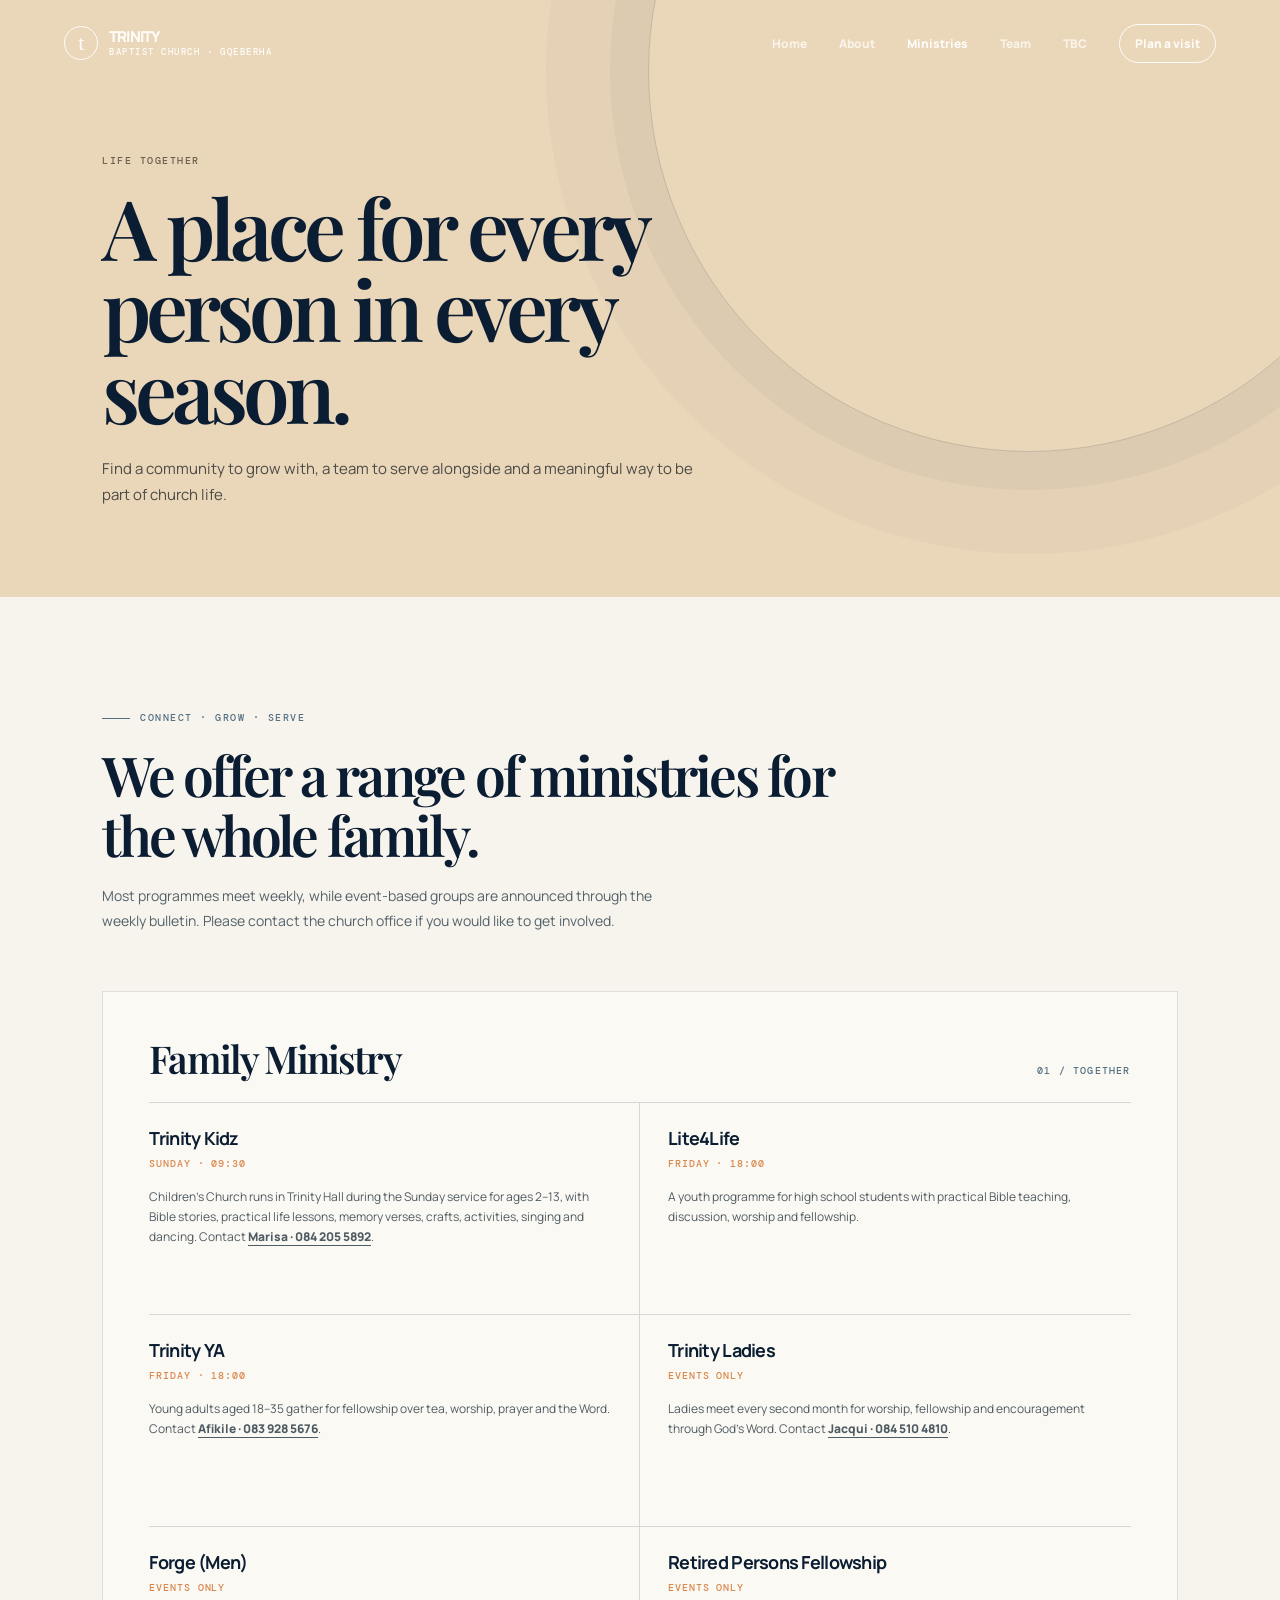
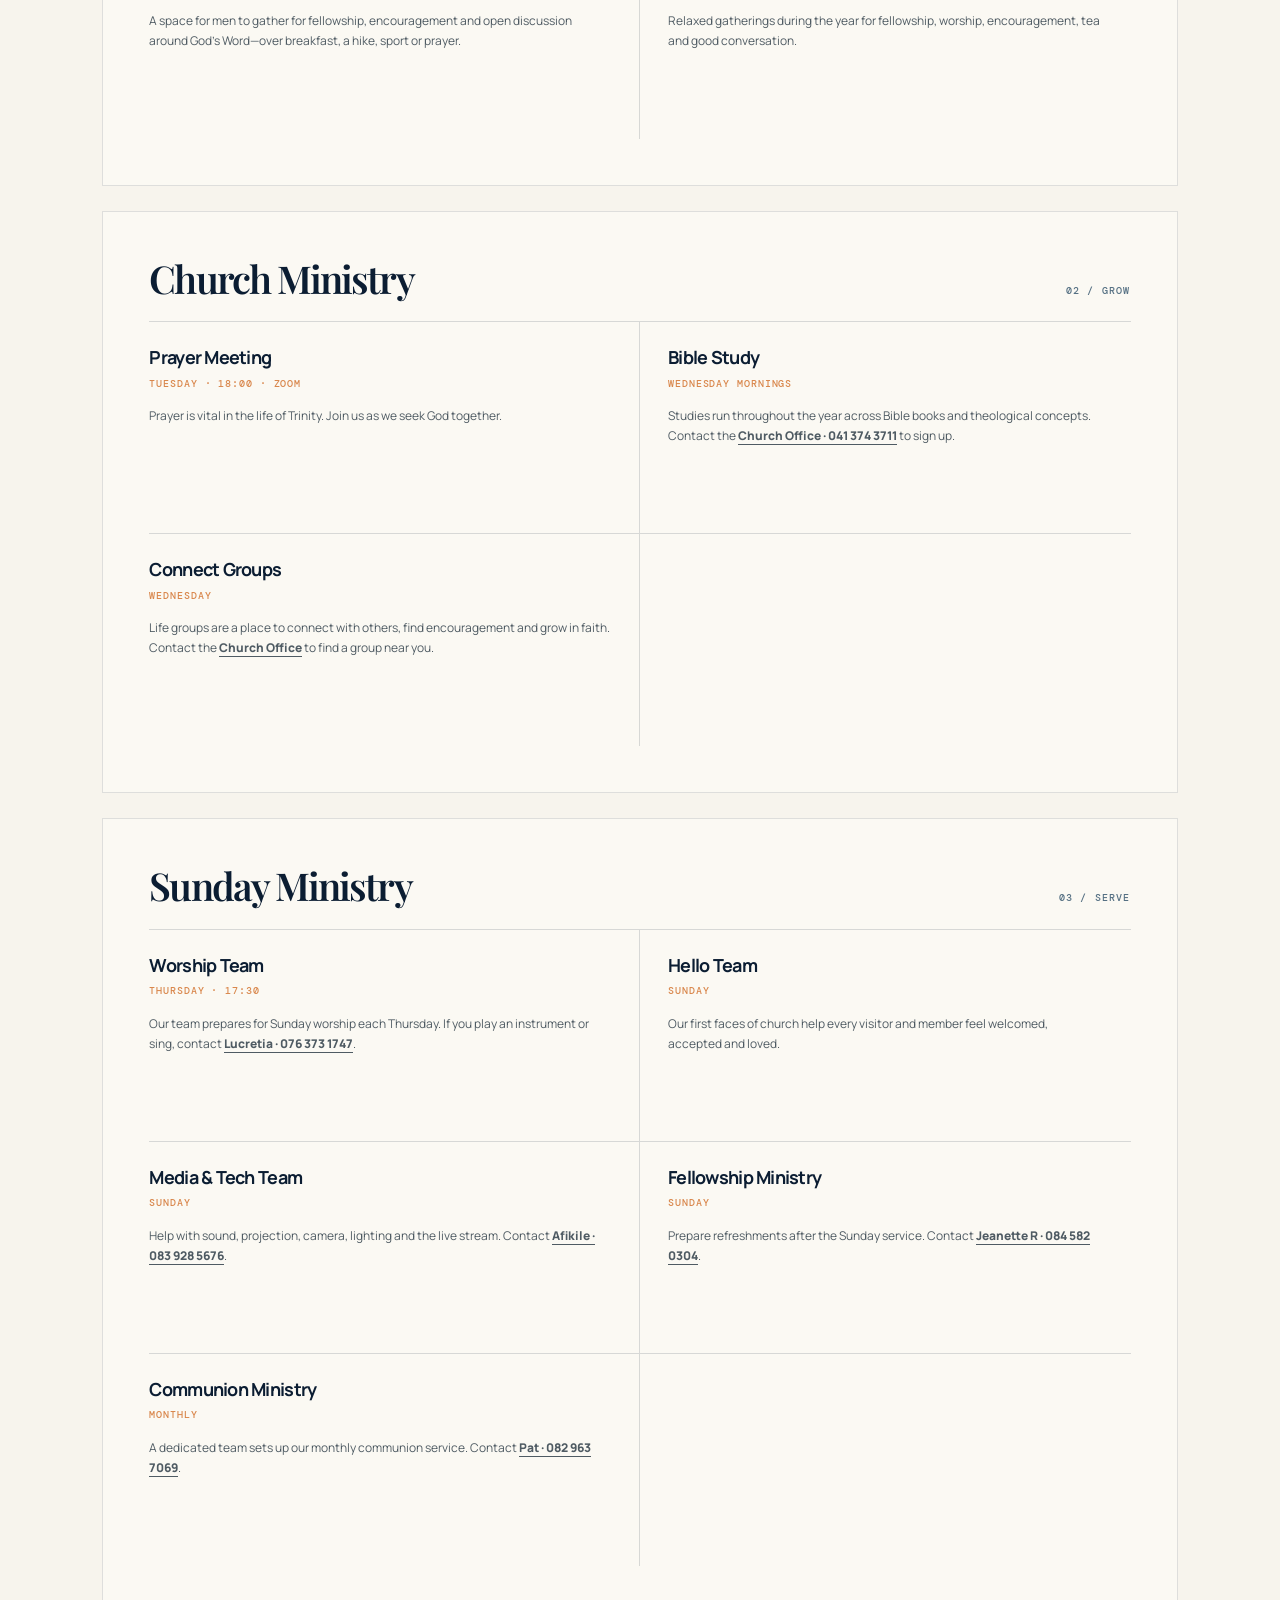
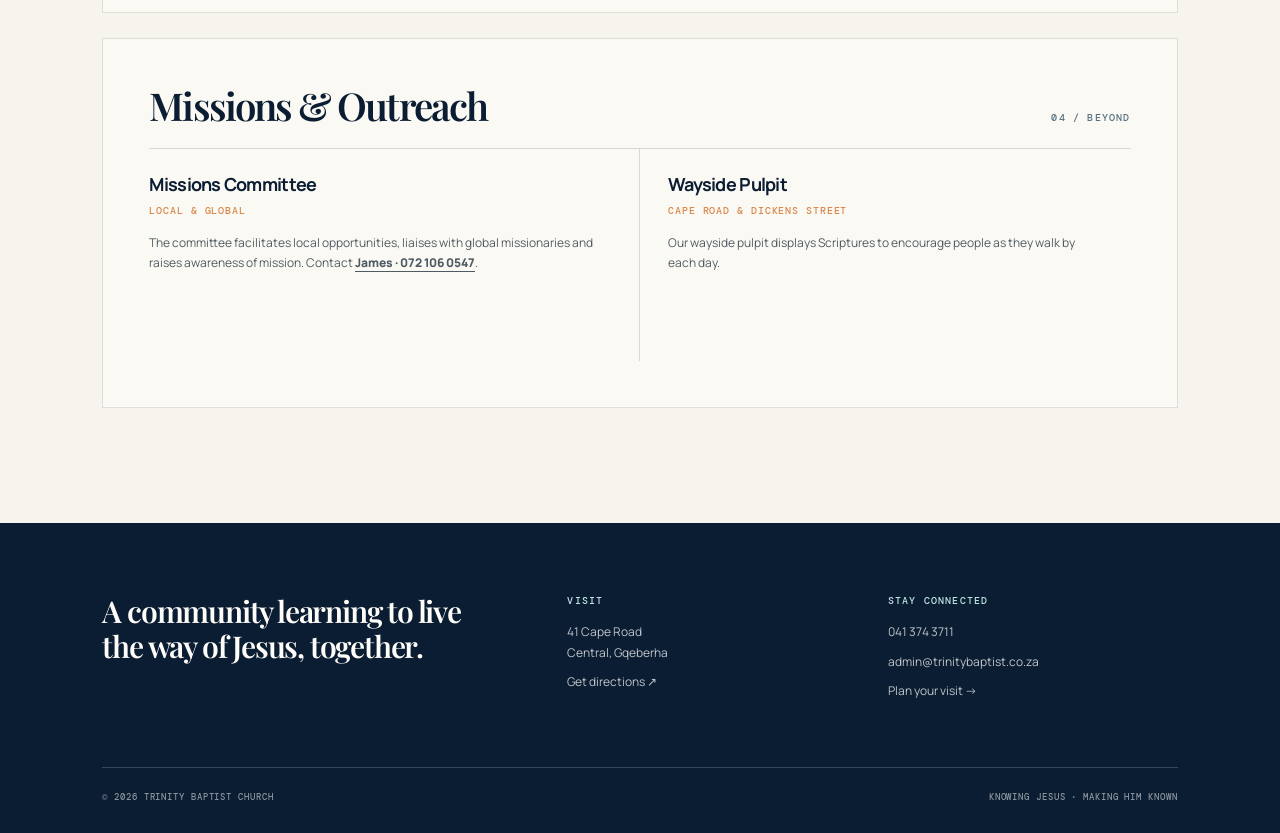
<file: ministries.html>
<!doctype html>
<html lang="en">
  <head>
    <meta charset="UTF-8" /><meta name="viewport" content="width=device-width, initial-scale=1.0" /><meta name="theme-color" content="#091d34" />
    <meta name="description" content="Find a place to connect, grow and serve at Trinity Baptist Church Gqeberha." /><title>Ministries | Trinity Baptist Church Gqeberha</title>
    <link rel="preconnect" href="https://fonts.googleapis.com" /><link rel="preconnect" href="https://fonts.gstatic.com" crossorigin /><link href="https://fonts.googleapis.com/css2?family=DM+Mono:wght@400;500&family=Manrope:wght@400;500;600;700;800&family=Playfair+Display:ital,wght@0,600;0,700;1,600&display=swap" rel="stylesheet" /><link rel="stylesheet" href="styles.css" />
  </head>
  <body>
    <a class="skip-link" href="#main">Skip to content</a><div class="site-shell">
      <header class="nav"><a class="brand" href="index.html" aria-label="Trinity Baptist Church Gqeberha home"><span class="brand-mark">t</span><span class="brand-name">TRINITY<span class="brand-sub">BAPTIST CHURCH · GQEBERHA</span></span></a><nav class="nav-links" aria-label="Main navigation"><a href="index.html">Home</a><a href="about.html">About</a><a aria-current="page" href="ministries.html">Ministries</a><a href="team.html">Team</a><a href="tbc.html">TBC</a><a class="nav-cta" href="visit.html">Plan a visit</a></nav><button class="menu-toggle" type="button" aria-label="Open navigation" aria-expanded="false"><span class="menu-label">Menu</span><span class="menu-lines" aria-hidden="true"><i></i><i></i></span></button></header>
      <nav class="mobile-menu" aria-label="Mobile navigation"><a href="index.html">Home</a><a href="about.html">About</a><a href="ministries.html">Ministries</a><a href="team.html">Team</a><a href="tbc.html">TBC</a><a class="mobile-visit" href="visit.html">Plan a visit</a></nav>
      <main id="main"><section class="page-hero page-hero--sand"><div class="page-hero-inner"><p class="eyebrow" data-reveal>Life together</p><h1 data-reveal>A place for every person in every season.</h1><p data-reveal>Find a community to grow with, a team to serve alongside and a meaningful way to be part of church life.</p></div></section>
        <section class="section section--paper"><div class="ministries-lead"><div class="section-tag" data-reveal>Connect · Grow · Serve</div><h2 data-reveal>We offer a range of ministries for the whole family.</h2><p data-reveal>Most programmes meet weekly, while event-based groups are announced through the weekly bulletin. Please contact the church office if you would like to get involved.</p></div><div class="ministry-groups">
          <section class="ministry-group" data-reveal><div class="ministry-group-head"><h2>Family Ministry</h2><span>01 / Together</span></div><div class="ministry-list"><article class="ministry-item"><h3>Trinity Kidz</h3><span class="ministry-time">Sunday · 09:30</span><p>Children’s Church runs in Trinity Hall during the Sunday service for ages 2–13, with Bible stories, practical life lessons, memory verses, crafts, activities, singing and dancing. Contact <a href="tel:+27842055892">Marisa · 084 205 5892</a>.</p></article><article class="ministry-item"><h3>Lite4Life</h3><span class="ministry-time">Friday · 18:00</span><p>A youth programme for high school students with practical Bible teaching, discussion, worship and fellowship.</p></article><article class="ministry-item"><h3>Trinity YA</h3><span class="ministry-time">Friday · 18:00</span><p>Young adults aged 18–35 gather for fellowship over tea, worship, prayer and the Word. Contact <a href="tel:+27839285676">Afikile · 083 928 5676</a>.</p></article><article class="ministry-item"><h3>Trinity Ladies</h3><span class="ministry-time">Events only</span><p>Ladies meet every second month for worship, fellowship and encouragement through God’s Word. Contact <a href="tel:+27845104810">Jacqui · 084 510 4810</a>.</p></article><article class="ministry-item"><h3>Forge (Men)</h3><span class="ministry-time">Events only</span><p>A space for men to gather for fellowship, encouragement and open discussion around God’s Word—over breakfast, a hike, sport or prayer.</p></article><article class="ministry-item"><h3>Retired Persons Fellowship</h3><span class="ministry-time">Events only</span><p>Relaxed gatherings during the year for fellowship, worship, encouragement, tea and good conversation.</p></article></div></section>
          <section class="ministry-group" data-reveal><div class="ministry-group-head"><h2>Church Ministry</h2><span>02 / Grow</span></div><div class="ministry-list"><article class="ministry-item"><h3>Prayer Meeting</h3><span class="ministry-time">Tuesday · 18:00 · Zoom</span><p>Prayer is vital in the life of Trinity. Join us as we seek God together.</p></article><article class="ministry-item"><h3>Bible Study</h3><span class="ministry-time">Wednesday mornings</span><p>Studies run throughout the year across Bible books and theological concepts. Contact the <a href="tel:+27413743711">Church Office · 041 374 3711</a> to sign up.</p></article><article class="ministry-item"><h3>Connect Groups</h3><span class="ministry-time">Wednesday</span><p>Life groups are a place to connect with others, find encouragement and grow in faith. Contact the <a href="tel:+27413743711">Church Office</a> to find a group near you.</p></article></div></section>
          <section class="ministry-group" data-reveal><div class="ministry-group-head"><h2>Sunday Ministry</h2><span>03 / Serve</span></div><div class="ministry-list"><article class="ministry-item"><h3>Worship Team</h3><span class="ministry-time">Thursday · 17:30</span><p>Our team prepares for Sunday worship each Thursday. If you play an instrument or sing, contact <a href="tel:+27763731747">Lucretia · 076 373 1747</a>.</p></article><article class="ministry-item"><h3>Hello Team</h3><span class="ministry-time">Sunday</span><p>Our first faces of church help every visitor and member feel welcomed, accepted and loved.</p></article><article class="ministry-item"><h3>Media &amp; Tech Team</h3><span class="ministry-time">Sunday</span><p>Help with sound, projection, camera, lighting and the live stream. Contact <a href="tel:+27839285676">Afikile · 083 928 5676</a>.</p></article><article class="ministry-item"><h3>Fellowship Ministry</h3><span class="ministry-time">Sunday</span><p>Prepare refreshments after the Sunday service. Contact <a href="tel:+27845820304">Jeanette R · 084 582 0304</a>.</p></article><article class="ministry-item"><h3>Communion Ministry</h3><span class="ministry-time">Monthly</span><p>A dedicated team sets up our monthly communion service. Contact <a href="tel:+27829637069">Pat · 082 963 7069</a>.</p></article></div></section>
          <section class="ministry-group" data-reveal><div class="ministry-group-head"><h2>Missions &amp; Outreach</h2><span>04 / Beyond</span></div><div class="ministry-list"><article class="ministry-item"><h3>Missions Committee</h3><span class="ministry-time">Local &amp; global</span><p>The committee facilitates local opportunities, liaises with global missionaries and raises awareness of mission. Contact <a href="tel:+27721060547">James · 072 106 0547</a>.</p></article><article class="ministry-item"><h3>Wayside Pulpit</h3><span class="ministry-time">Cape Road &amp; Dickens Street</span><p>Our wayside pulpit displays Scriptures to encourage people as they walk by each day.</p></article></div></section>
        </div></section></main>
      <footer><div class="footer-top"><p class="footer-title">A community learning to live the way of Jesus, together.</p><div class="footer-col"><h2>Visit</h2><p>41 Cape Road<br />Central, Gqeberha</p><a href="https://maps.google.com/?q=41+Cape+Road+Central+Gqeberha" target="_blank" rel="noreferrer">Get directions ↗</a></div><div class="footer-col"><h2>Stay connected</h2><a href="tel:+27413743711">041 374 3711</a><a href="mailto:admin@trinitybaptist.co.za">admin@trinitybaptist.co.za</a><a href="visit.html">Plan your visit →</a></div></div><div class="footer-bottom"><span>© 2026 Trinity Baptist Church</span><span>Knowing Jesus · Making Him known</span></div></footer>
    </div><script src="script.js"></script>
  </body>
</html>
</file>
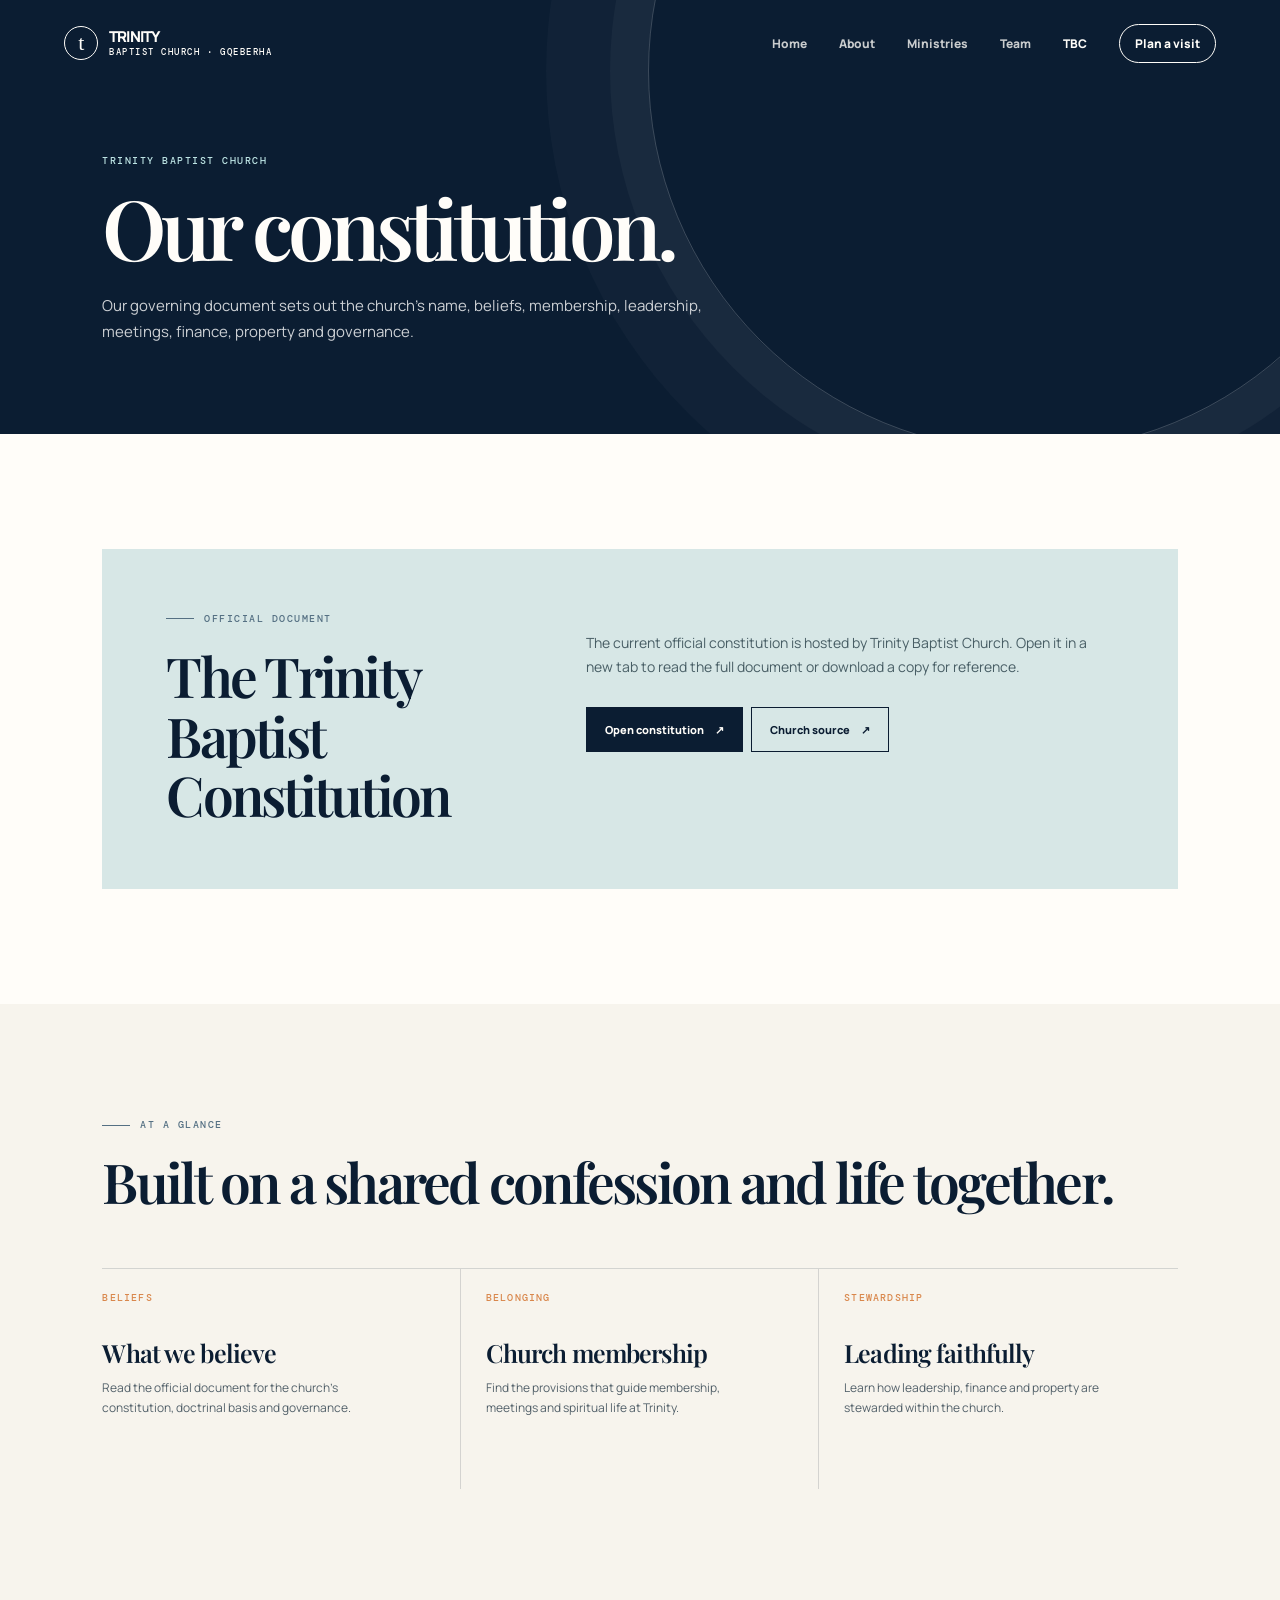
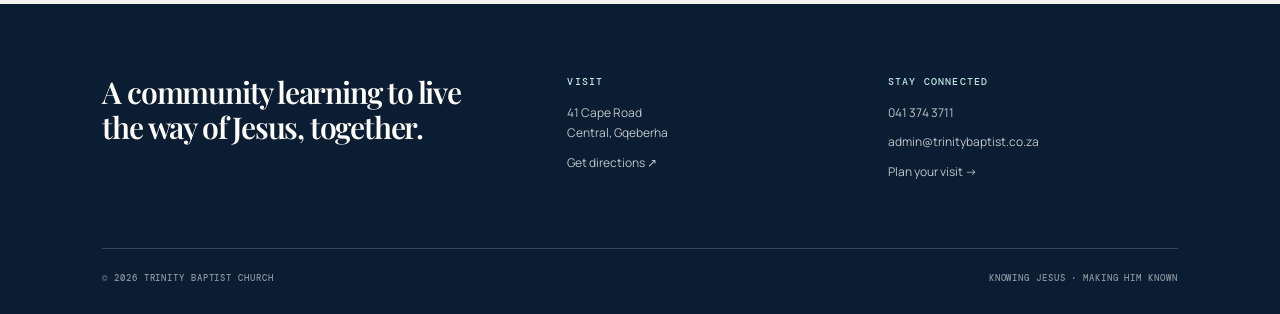
<file: tbc.html>
<!doctype html>
<html lang="en">
  <head>
    <meta charset="UTF-8" /><meta name="viewport" content="width=device-width, initial-scale=1.0" /><meta name="theme-color" content="#091d34" />
    <meta name="description" content="The Trinity Baptist Church constitution and important church information." /><title>TBC Constitution | Trinity Baptist Church Gqeberha</title>
    <link rel="preconnect" href="https://fonts.googleapis.com" /><link rel="preconnect" href="https://fonts.gstatic.com" crossorigin /><link href="https://fonts.googleapis.com/css2?family=DM+Mono:wght@400;500&family=Manrope:wght@400;500;600;700;800&family=Playfair+Display:ital,wght@0,600;0,700;1,600&display=swap" rel="stylesheet" /><link rel="stylesheet" href="styles.css" />
  </head>
  <body>
    <a class="skip-link" href="#main">Skip to content</a><div class="site-shell">
      <header class="nav"><a class="brand" href="index.html" aria-label="Trinity Baptist Church Gqeberha home"><span class="brand-mark">t</span><span class="brand-name">TRINITY<span class="brand-sub">BAPTIST CHURCH · GQEBERHA</span></span></a><nav class="nav-links" aria-label="Main navigation"><a href="index.html">Home</a><a href="about.html">About</a><a href="ministries.html">Ministries</a><a href="team.html">Team</a><a aria-current="page" href="tbc.html">TBC</a><a class="nav-cta" href="visit.html">Plan a visit</a></nav><button class="menu-toggle" type="button" aria-label="Open navigation" aria-expanded="false"><span class="menu-label">Menu</span><span class="menu-lines" aria-hidden="true"><i></i><i></i></span></button></header>
      <nav class="mobile-menu" aria-label="Mobile navigation"><a href="index.html">Home</a><a href="about.html">About</a><a href="ministries.html">Ministries</a><a href="team.html">Team</a><a href="tbc.html">TBC</a><a class="mobile-visit" href="visit.html">Plan a visit</a></nav>
      <main id="main"><section class="page-hero"><div class="page-hero-inner"><p class="eyebrow" data-reveal>Trinity Baptist Church</p><h1 data-reveal>Our constitution.</h1><p data-reveal>Our governing document sets out the church’s name, beliefs, membership, leadership, meetings, finance, property and governance.</p></div></section>
        <section class="section section--white"><div class="constitution-card" data-reveal><div><div class="section-tag">Official document</div><h2>The Trinity Baptist Constitution</h2></div><div><p>The current official constitution is hosted by Trinity Baptist Church. Open it in a new tab to read the full document or download a copy for reference.</p><a class="button" href="https://trinitybaptist.co.za/wp-content/uploads/2025/03/TBC-Constitution.pdf" target="_blank" rel="noreferrer">Open constitution <span>↗</span></a><a class="button button--outline" href="https://trinitybaptist.co.za/the-tbc-constitution/" target="_blank" rel="noreferrer">Church source <span>↗</span></a></div></div></section>
        <section class="section section--paper"><div class="section-tag" data-reveal>At a glance</div><h2 data-reveal>Built on a shared confession and life together.</h2><div class="feature-grid"><article class="feature" data-reveal><b>Beliefs</b><h3>What we believe</h3><p>Read the official document for the church’s constitution, doctrinal basis and governance.</p></article><article class="feature" data-reveal><b>Belonging</b><h3>Church membership</h3><p>Find the provisions that guide membership, meetings and spiritual life at Trinity.</p></article><article class="feature" data-reveal><b>Stewardship</b><h3>Leading faithfully</h3><p>Learn how leadership, finance and property are stewarded within the church.</p></article></div></section>
      </main>
      <footer><div class="footer-top"><p class="footer-title">A community learning to live the way of Jesus, together.</p><div class="footer-col"><h2>Visit</h2><p>41 Cape Road<br />Central, Gqeberha</p><a href="https://maps.google.com/?q=41+Cape+Road+Central+Gqeberha" target="_blank" rel="noreferrer">Get directions ↗</a></div><div class="footer-col"><h2>Stay connected</h2><a href="tel:+27413743711">041 374 3711</a><a href="mailto:admin@trinitybaptist.co.za">admin@trinitybaptist.co.za</a><a href="visit.html">Plan your visit →</a></div></div><div class="footer-bottom"><span>© 2026 Trinity Baptist Church</span><span>Knowing Jesus · Making Him known</span></div></footer>
    </div><script src="script.js"></script>
  </body>
</html>
</file>
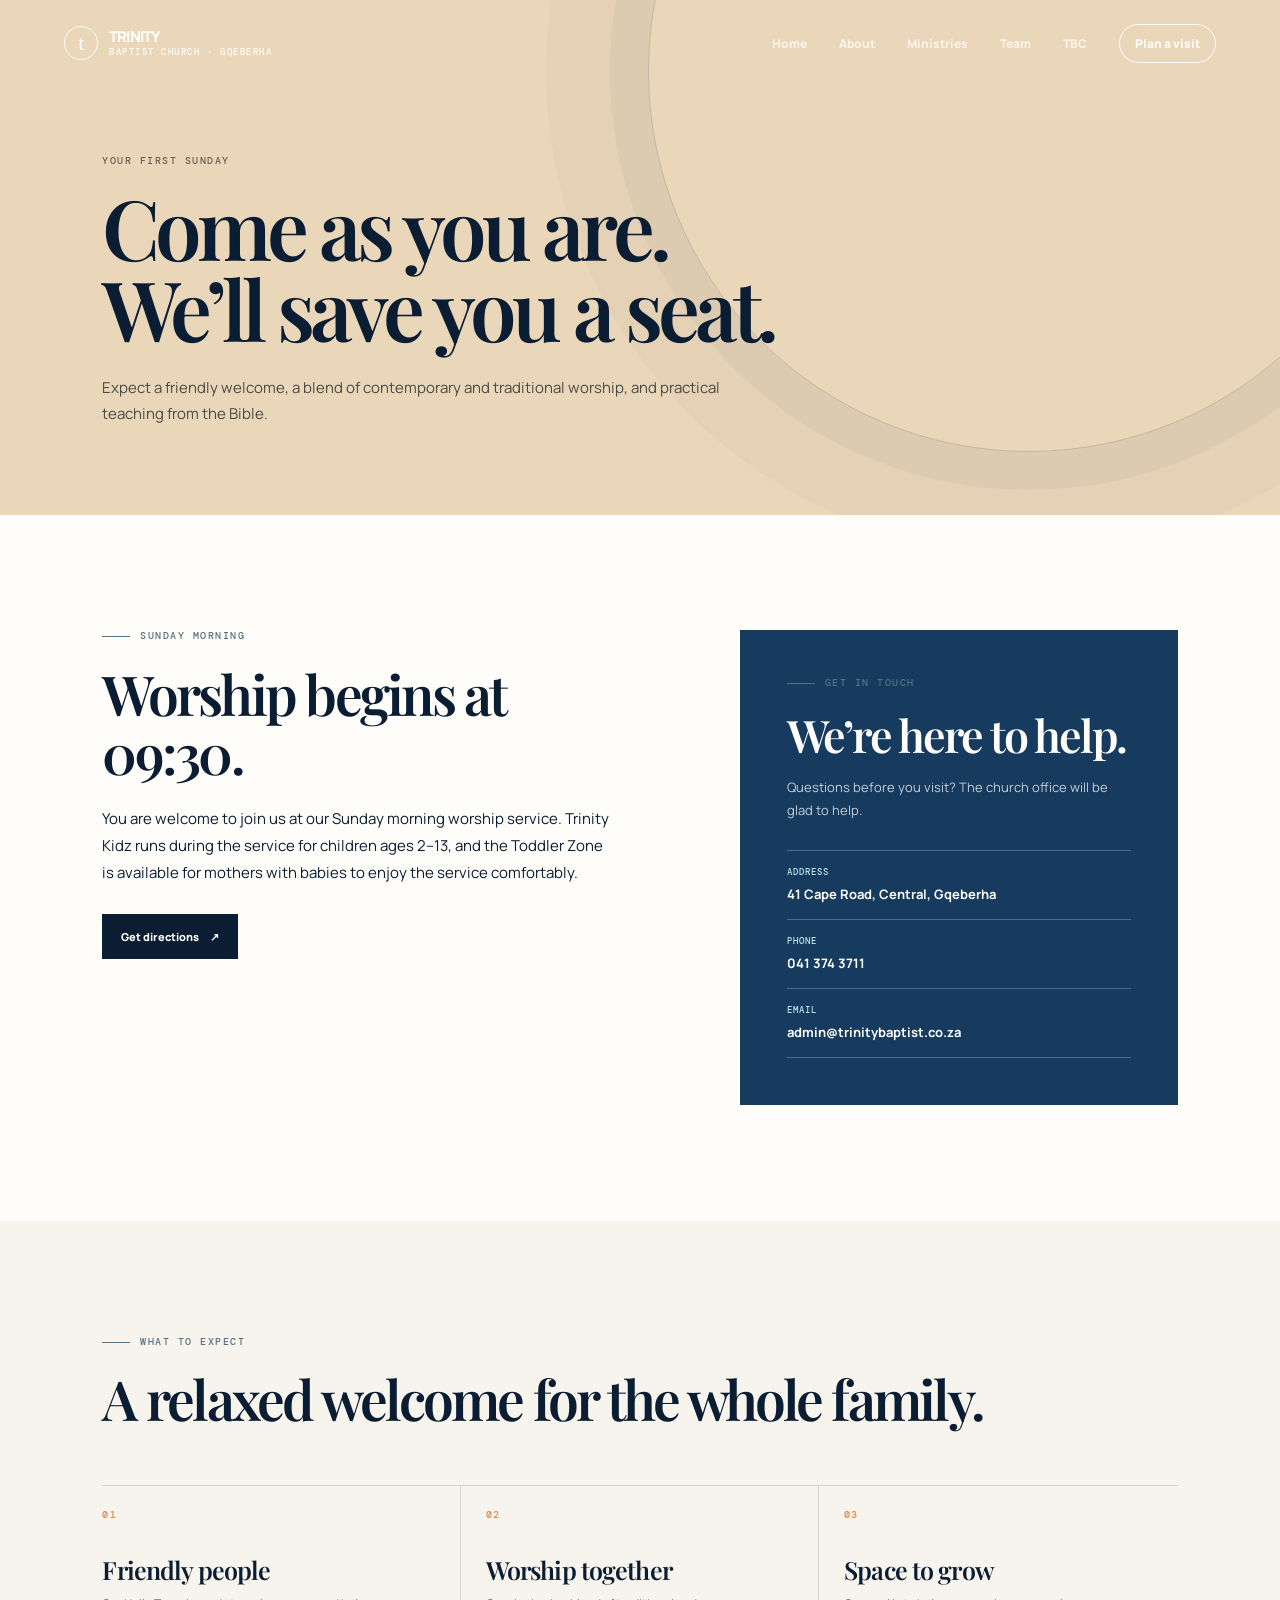
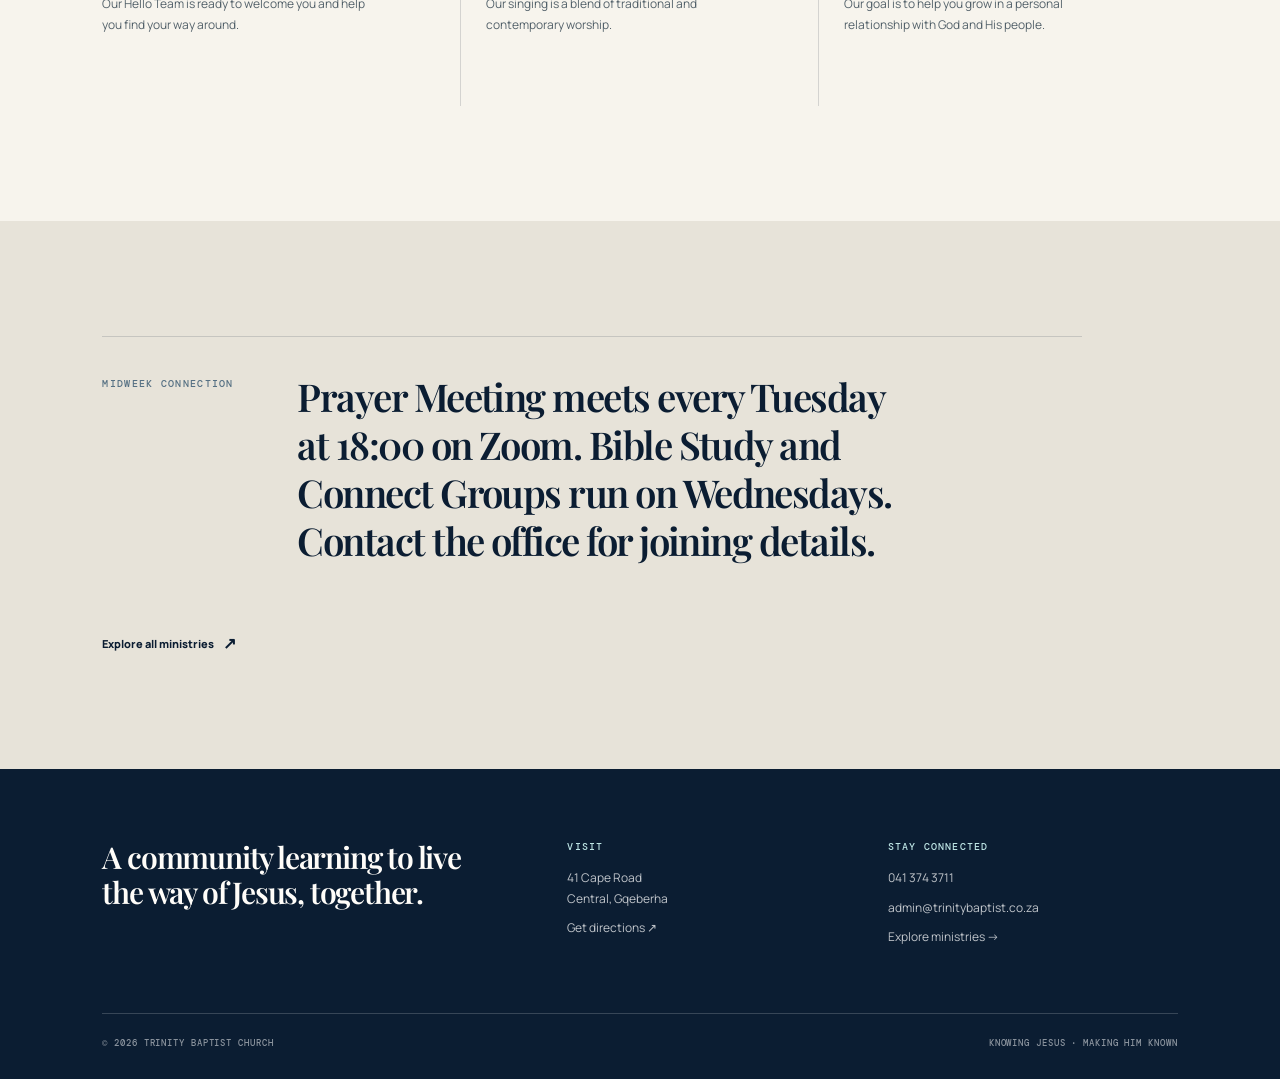
<file: visit.html>
<!doctype html>
<html lang="en">
  <head>
    <meta charset="UTF-8" /><meta name="viewport" content="width=device-width, initial-scale=1.0" /><meta name="theme-color" content="#091d34" />
    <meta name="description" content="Plan your visit to Trinity Baptist Church, 41 Cape Road, Central, Gqeberha." /><title>Plan a Visit | Trinity Baptist Church Gqeberha</title>
    <link rel="preconnect" href="https://fonts.googleapis.com" /><link rel="preconnect" href="https://fonts.gstatic.com" crossorigin /><link href="https://fonts.googleapis.com/css2?family=DM+Mono:wght@400;500&family=Manrope:wght@400;500;600;700;800&family=Playfair+Display:ital,wght@0,600;0,700;1,600&display=swap" rel="stylesheet" /><link rel="stylesheet" href="styles.css" />
  </head>
  <body>
    <a class="skip-link" href="#main">Skip to content</a><div class="site-shell">
      <header class="nav"><a class="brand" href="index.html" aria-label="Trinity Baptist Church Gqeberha home"><span class="brand-mark">t</span><span class="brand-name">TRINITY<span class="brand-sub">BAPTIST CHURCH · GQEBERHA</span></span></a><nav class="nav-links" aria-label="Main navigation"><a href="index.html">Home</a><a href="about.html">About</a><a href="ministries.html">Ministries</a><a href="team.html">Team</a><a href="tbc.html">TBC</a><a aria-current="page" class="nav-cta" href="visit.html">Plan a visit</a></nav><button class="menu-toggle" type="button" aria-label="Open navigation" aria-expanded="false"><span class="menu-label">Menu</span><span class="menu-lines" aria-hidden="true"><i></i><i></i></span></button></header>
      <nav class="mobile-menu" aria-label="Mobile navigation"><a href="index.html">Home</a><a href="about.html">About</a><a href="ministries.html">Ministries</a><a href="team.html">Team</a><a href="tbc.html">TBC</a><a class="mobile-visit" href="visit.html">Plan a visit</a></nav>
      <main id="main"><section class="page-hero page-hero--sand"><div class="page-hero-inner"><p class="eyebrow" data-reveal>Your first Sunday</p><h1 data-reveal>Come as you are.<br />We’ll save you a seat.</h1><p data-reveal>Expect a friendly welcome, a blend of contemporary and traditional worship, and practical teaching from the Bible.</p></div></section>
        <section class="section section--white"><div class="visit-layout"><div class="visit-copy" data-reveal><div class="section-tag">Sunday morning</div><h2>Worship begins at 09:30.</h2><p>You are welcome to join us at our Sunday morning worship service. Trinity Kidz runs during the service for children ages 2–13, and the Toddler Zone is available for mothers with babies to enjoy the service comfortably.</p><a class="button" href="https://maps.google.com/?q=41+Cape+Road+Central+Gqeberha" target="_blank" rel="noreferrer">Get directions <span>↗</span></a></div><aside class="visit-card" data-reveal><div class="section-tag">Get in touch</div><h2>We’re here to help.</h2><p>Questions before you visit? The church office will be glad to help.</p><ul class="contact-list"><li><small>Address</small><span>41 Cape Road, Central, Gqeberha</span></li><li><small>Phone</small><a href="tel:+27413743711">041 374 3711</a></li><li><small>Email</small><a href="mailto:admin@trinitybaptist.co.za">admin@trinitybaptist.co.za</a></li></ul></aside></div></section>
        <section class="section section--paper"><div class="section-tag" data-reveal>What to expect</div><h2 data-reveal>A relaxed welcome for the whole family.</h2><div class="feature-grid"><article class="feature" data-reveal><b>01</b><h3>Friendly people</h3><p>Our Hello Team is ready to welcome you and help you find your way around.</p></article><article class="feature" data-reveal><b>02</b><h3>Worship together</h3><p>Our singing is a blend of traditional and contemporary worship.</p></article><article class="feature" data-reveal><b>03</b><h3>Space to grow</h3><p>Our goal is to help you grow in a personal relationship with God and His people.</p></article></div></section>
        <section class="section section--mist"><div class="service-detail" data-reveal><h3>Midweek connection</h3><p>Prayer Meeting meets every Tuesday at 18:00 on Zoom. Bible Study and Connect Groups run on Wednesdays. Contact the office for joining details.</p></div><a class="map-link" href="ministries.html">Explore all ministries</a></section>
      </main>
      <footer><div class="footer-top"><p class="footer-title">A community learning to live the way of Jesus, together.</p><div class="footer-col"><h2>Visit</h2><p>41 Cape Road<br />Central, Gqeberha</p><a href="https://maps.google.com/?q=41+Cape+Road+Central+Gqeberha" target="_blank" rel="noreferrer">Get directions ↗</a></div><div class="footer-col"><h2>Stay connected</h2><a href="tel:+27413743711">041 374 3711</a><a href="mailto:admin@trinitybaptist.co.za">admin@trinitybaptist.co.za</a><a href="ministries.html">Explore ministries →</a></div></div><div class="footer-bottom"><span>© 2026 Trinity Baptist Church</span><span>Knowing Jesus · Making Him known</span></div></footer>
    </div><script src="script.js"></script>
  </body>
</html>
</file>
<file: styles.css>
:root {
  --ink: #0b1d32;
  --ink-soft: #173b5f;
  --paper: #f7f4ed;
  --mist: #e7e3d9;
  --sand: #ead6b9;
  --sky: #bde4e4;
  --blue: #2b6680;
  --sun: #d9874c;
  --line: rgba(11, 29, 50, .15);
  --white: #fffdf9;
  --mono: "DM Mono", ui-monospace, SFMono-Regular, Consolas, monospace;
  --display: "Playfair Display", Georgia, serif;
  --body: Manrope, Arial, sans-serif;
}

* { box-sizing: border-box; }
html { scroll-behavior: smooth; }
body { margin: 0; color: var(--ink); background: var(--paper); font-family: var(--body); }
body.menu-open { overflow: hidden; }
a { color: inherit; text-decoration: none; }
button { font: inherit; }
img { max-width: 100%; }

.skip-link { position: fixed; z-index: 100; top: 10px; left: 10px; padding: 10px 14px; color: var(--white); background: var(--ink); transform: translateY(-150%); }
.skip-link:focus { transform: translateY(0); }
.site-shell { overflow: clip; }
.nav { height: 86px; padding: 0 clamp(22px, 5vw, 84px); display: flex; align-items: center; justify-content: space-between; position: absolute; z-index: 30; width: 100%; color: var(--white); }
.nav.is-solid { position: relative; color: var(--ink); background: var(--white); border-bottom: 1px solid var(--line); }
.brand { display: flex; align-items: center; gap: 11px; font-weight: 800; letter-spacing: -.05em; }
.brand-mark { width: 34px; height: 34px; display: grid; place-items: center; border: 1px solid currentColor; border-radius: 50%; font: 400 22px/1 Georgia, serif; }
.brand-name { display: block; font-size: 15px; line-height: 1; }
.brand-sub { display: block; margin-top: 4px; font: 500 9px/1 var(--mono); letter-spacing: .17em; }
.nav-links { display: flex; align-items: center; gap: clamp(17px, 2.5vw, 37px); font-size: 12px; font-weight: 800; }
.nav-links > a { opacity: .78; transition: opacity .2s; }
.nav-links > a:hover, .nav-links > a[aria-current="page"] { opacity: 1; }
.nav-cta { padding: 10px 15px; border: 1px solid currentColor; border-radius: 999px; opacity: 1 !important; }
.menu-toggle { display: none; align-items: center; gap: 9px; border: 0; color: inherit; background: transparent; font-size: 11px; font-weight: 800; cursor: pointer; }
.menu-lines { width: 20px; height: 14px; display: grid; align-content: space-between; }
.menu-lines i { display: block; width: 100%; height: 1px; background: currentColor; transition: transform .2s; }
.mobile-menu { display: none; }

.hero { min-height: min(790px, 100svh); padding: 150px clamp(22px, 8vw, 130px) 65px; display: flex; flex-direction: column; justify-content: flex-end; position: relative; isolation: isolate; color: var(--white); background: var(--ink); }
.hero::before { content: ""; position: absolute; inset: 0; z-index: -3; background: radial-gradient(circle at 76% 23%, rgba(110, 196, 205, .78), transparent 18%), radial-gradient(circle at 18% 80%, rgba(217, 135, 76, .43), transparent 24%), linear-gradient(125deg, #07192e, #123b5d 51%, #1d607a); }
.hero::after { content: ""; position: absolute; z-index: -2; top: -28vw; right: -15vw; width: min(72vw, 930px); aspect-ratio: 1; border: 1px solid rgba(255, 255, 255, .27); border-radius: 50%; box-shadow: 0 0 0 42px rgba(255,255,255,.05), 0 0 0 97px rgba(255,255,255,.035), 0 0 0 171px rgba(255,255,255,.025); }
.hero-orbit { position: absolute; z-index: -1; top: 143px; right: 18vw; width: 280px; aspect-ratio: 1; border: 1px solid rgba(255,255,255,.27); border-radius: 50%; animation: turn 22s linear infinite; }
.hero-orbit::before, .hero-orbit::after { content: ""; position: absolute; border-radius: 50%; }
.hero-orbit::before { top: -6px; left: 47%; width: 13px; aspect-ratio: 1; background: #f2bc71; box-shadow: 49px 218px 0 1px #f5f0df; }
.hero-orbit::after { right: 30px; bottom: 8px; width: 7px; aspect-ratio: 1; background: #dd8650; }
.eyebrow, .section-tag { margin: 0 0 21px; color: var(--sky); font: 500 10px/1.25 var(--mono); letter-spacing: .15em; text-transform: uppercase; }
.section-tag { display: flex; align-items: center; gap: 10px; color: #557083; }
.section-tag::before { width: 28px; height: 1px; content: ""; background: currentColor; }
h1, h2, h3, h4 { margin-top: 0; }
h1 { max-width: 820px; margin-bottom: 0; font: 600 clamp(54px, 7vw, 108px)/.98 var(--display); letter-spacing: -.06em; }
h1 em { color: #c1e4e4; }
.hero-bottom { max-width: 1070px; display: grid; grid-template-columns: 1.25fr .75fr; align-items: end; gap: 38px; margin-top: 39px; }
.hero-bottom p { max-width: 545px; margin: 0; color: rgba(255,255,255,.8); font-size: 15px; line-height: 1.75; }
.location { justify-self: end; padding-left: 18px; border-left: 1px solid rgba(255,255,255,.4); }
.location strong { display: block; font-size: 12px; }
.location span { color: rgba(255,255,255,.72); font: 400 10px/1.9 var(--mono); }
.service-card { position: absolute; right: clamp(22px, 7vw, 110px); bottom: -70px; width: min(425px, calc(100% - 44px)); padding: 23px 27px; display: flex; align-items: center; justify-content: space-between; gap: 20px; color: var(--ink); background: #f6e9d4; box-shadow: 0 20px 45px rgba(3,17,32,.23); transition: transform .25s, box-shadow .25s; }
.service-card:hover { transform: translateY(-5px); box-shadow: 0 25px 52px rgba(3,17,32,.31); }
.service-card p { margin: 0 0 7px; color: #5d5a54; font: 500 10px/1.3 var(--mono); letter-spacing: .09em; text-transform: uppercase; }
.service-card strong { display: block; font: 700 20px/1.2 var(--display); }
.round-arrow { width: 42px; aspect-ratio: 1; flex: 0 0 auto; display: grid; place-items: center; border: 1px solid currentColor; border-radius: 50%; font-size: 19px; transition: color .2s, background .2s, transform .2s; }
a:hover .round-arrow, .round-arrow:hover { color: var(--white); background: var(--ink); transform: rotate(-35deg); }

.page-hero { padding: 155px clamp(22px, 8vw, 130px) 88px; position: relative; isolation: isolate; overflow: hidden; color: var(--white); background: var(--ink); }
.page-hero::before { content: ""; position: absolute; z-index: -1; top: -310px; right: -130px; width: min(64vw, 760px); aspect-ratio: 1; border: 1px solid rgba(255,255,255,.2); border-radius: 50%; box-shadow: 0 0 0 38px rgba(255,255,255,.035), 0 0 0 102px rgba(255,255,255,.025); }
.page-hero-inner { max-width: 850px; }
.page-hero h1 { max-width: 720px; font-size: clamp(50px, 6.5vw, 92px); }
.page-hero p:last-child { max-width: 620px; margin: 26px 0 0; color: rgba(255,255,255,.79); font-size: 15px; line-height: 1.75; }
.page-hero .eyebrow { margin-bottom: 18px; }
.page-hero--sand { color: var(--ink); background: var(--sand); }
.page-hero--sand .eyebrow { color: #6d5f4e; }
.page-hero--sand p:last-child { color: #4b4b46; }
.page-hero--sand::before { border-color: rgba(11,29,50,.17); box-shadow: 0 0 0 38px rgba(11,29,50,.035), 0 0 0 102px rgba(11,29,50,.025); }

.section { padding: clamp(72px, 9vw, 122px) clamp(22px, 8vw, 130px); }
.section--paper { background: var(--paper); }
.section--white { background: var(--white); }
.section--mist { background: var(--mist); }
.section--blue { color: var(--white); background: var(--ink-soft); }
.section--blue .section-tag { color: var(--sky); }
h2 { margin-bottom: 0; font: 600 clamp(38px, 4.3vw, 64px)/1.08 var(--display); letter-spacing: -.05em; }
.intro { padding: 160px clamp(22px, 8vw, 130px) 108px; background: var(--paper); }
.intro-grid { display: grid; grid-template-columns: 1.04fr .96fr; gap: clamp(47px, 9vw, 150px); }
.intro-copy { padding-top: 9px; }
.intro-copy p { max-width: 495px; margin: 0 0 25px; font-size: 15px; line-height: 1.8; }
.text-link { display: inline-flex; align-items: center; gap: 10px; padding-bottom: 5px; border-bottom: 1px solid currentColor; font-size: 12px; font-weight: 800; }
.text-link i { font-size: 17px; font-style: normal; transition: transform .2s; }
.text-link:hover i { transform: translateX(4px); }

.feature-grid { display: grid; grid-template-columns: repeat(3, 1fr); margin-top: 56px; border-top: 1px solid var(--line); }
.feature { min-height: 220px; padding: 24px 25px 22px 0; border-right: 1px solid var(--line); }
.feature:not(:first-child) { padding-left: 25px; }
.feature:last-child { border-right: 0; }
.feature b, .kicker { display: block; margin-bottom: 36px; color: var(--sun); font: 500 10px/1 var(--mono); letter-spacing: .12em; text-transform: uppercase; }
.feature h3 { margin-bottom: 10px; font: 600 25px/1.15 var(--display); letter-spacing: -.035em; }
.feature p { max-width: 280px; margin: 0; color: #53616a; font-size: 12px; line-height: 1.7; }
.section--blue .feature { border-color: rgba(255,255,255,.19); }
.section--blue .feature p { color: rgba(255,255,255,.74); }

.image-text { display: grid; grid-template-columns: 1fr 1fr; gap: clamp(34px, 8vw, 120px); align-items: center; }
.image-text img { display: block; width: 100%; min-height: 320px; height: min(38vw, 510px); object-fit: cover; }
.image-text-copy p { max-width: 530px; margin: 20px 0 0; color: #4f5b63; font-size: 14px; line-height: 1.8; }
.section--blue .image-text-copy p { color: rgba(255,255,255,.76); }
.story-block { padding-top: 65px; margin-top: 65px; border-top: 1px solid var(--line); }
.story-heading { display: grid; grid-template-columns: 170px 1fr; gap: 25px; margin-bottom: 42px; }
.story-heading h3 { margin: 0; color: #557083; font: 500 10px/1.3 var(--mono); letter-spacing: .13em; text-transform: uppercase; }
.story-heading h2 { max-width: 710px; }
.story-layout { display: grid; grid-template-columns: .86fr 1.14fr; gap: clamp(38px, 8vw, 120px); align-items: start; }
.prose p { margin: 0 0 17px; font-size: 14px; line-height: 1.8; }
.timeline { padding: 0; margin: 0; list-style: none; border-top: 1px solid var(--line); }
.timeline li { display: grid; grid-template-columns: 112px 1fr; gap: 17px; padding: 15px 0; border-bottom: 1px solid var(--line); font-size: 12px; line-height: 1.55; }
.timeline time { color: #557083; font: 500 10px/1.5 var(--mono); }
.button { display: inline-flex; align-items: center; justify-content: center; gap: 11px; padding: 14px 18px; border: 1px solid var(--ink); color: var(--white); background: var(--ink); font-size: 11px; font-weight: 800; cursor: pointer; transition: background .2s, color .2s, transform .2s; }
.button:hover { color: var(--ink); background: transparent; transform: translateY(-2px); }
.button--light { border-color: var(--white); color: var(--ink); background: var(--white); }
.button--light:hover { color: var(--white); background: transparent; }
.button--outline { color: var(--ink); background: transparent; }
.button--outline:hover { color: var(--white); background: var(--ink); }

.ministries-lead { max-width: 740px; }
.ministries-lead p { max-width: 560px; margin: 20px 0 0; color: #53616a; font-size: 14px; line-height: 1.75; }
.ministry-groups { display: grid; gap: 25px; margin-top: 58px; }
.ministry-group { padding: clamp(24px, 4vw, 46px); border: 1px solid rgba(11,29,50,.12); background: rgba(255,253,249,.58); }
.ministry-group-head { display: flex; align-items: baseline; justify-content: space-between; gap: 20px; padding-bottom: 22px; border-bottom: 1px solid var(--line); }
.ministry-group-head h2 { font-size: clamp(28px, 3vw, 40px); }
.ministry-group-head span { color: #557083; font: 500 10px var(--mono); letter-spacing: .12em; text-transform: uppercase; }
.ministry-list { display: grid; grid-template-columns: repeat(2, 1fr); }
.ministry-item { min-height: 212px; padding: 25px 28px 25px 0; border-bottom: 1px solid var(--line); }
.ministry-item:nth-child(odd) { padding-right: 28px; border-right: 1px solid var(--line); }
.ministry-item:nth-child(even) { padding-left: 28px; }
.ministry-item:nth-last-child(-n+2):nth-child(odd), .ministry-item:last-child { border-bottom: 0; }
.ministry-item h3 { margin-bottom: 8px; font: 700 18px/1.2 var(--body); letter-spacing: -.04em; }
.ministry-time { display: block; margin-bottom: 16px; color: var(--sun); font: 500 10px/1.35 var(--mono); letter-spacing: .09em; text-transform: uppercase; }
.ministry-item p { margin: 0; color: #4f5b63; font-size: 12px; line-height: 1.68; }
.ministry-item a { border-bottom: 1px solid currentColor; font-weight: 800; }

.profile { display: grid; grid-template-columns: .75fr 1.25fr; gap: clamp(40px, 8vw, 115px); padding-top: 48px; border-top: 1px solid rgba(255,255,255,.2); }
.profile-name { margin: 0; color: #d5eeee; font: 600 clamp(30px, 3.6vw, 48px)/1.08 var(--display); letter-spacing: -.05em; }
.profile-role { display: block; margin-top: 13px; color: #e4b579; font: 500 10px var(--mono); letter-spacing: .13em; text-transform: uppercase; }
.profile-copy p { max-width: 690px; margin: 0 0 15px; color: rgba(255,255,255,.76); font-size: 13px; line-height: 1.78; }
.qualifications { padding: 0; margin: 28px 0 0; list-style: none; border-top: 1px solid rgba(255,255,255,.18); }
.qualifications li { padding: 14px 0; border-bottom: 1px solid rgba(255,255,255,.18); color: #d9e5e7; font: 500 12px/1.6 var(--mono); }

.visit-layout { display: grid; grid-template-columns: 1fr .86fr; gap: clamp(48px, 10vw, 145px); align-items: start; }
.visit-copy > p { max-width: 560px; margin: 22px 0 28px; font-size: 15px; line-height: 1.8; }
.visit-card { padding: clamp(28px, 4vw, 47px); color: var(--white); background: var(--ink-soft); }
.visit-card h2 { font-size: clamp(32px, 3.5vw, 50px); }
.visit-card p { margin: 17px 0 28px; color: rgba(255,255,255,.75); font-size: 13px; line-height: 1.78; }
.contact-list { padding: 0; margin: 0; list-style: none; border-top: 1px solid rgba(255,255,255,.24); }
.contact-list li { padding: 15px 0; border-bottom: 1px solid rgba(255,255,255,.24); }
.contact-list small { display: block; margin-bottom: 4px; color: var(--sky); font: 500 9px var(--mono); letter-spacing: .12em; text-transform: uppercase; }
.contact-list a, .contact-list span { font-size: 13px; font-weight: 700; }
.service-detail { display: grid; grid-template-columns: 170px 1fr; gap: 25px; max-width: 980px; padding: 40px 0; border-top: 1px solid var(--line); }
.service-detail h3 { margin: 0; color: #557083; font: 500 10px/1.35 var(--mono); letter-spacing: .13em; text-transform: uppercase; }
.service-detail p { max-width: 620px; margin: -5px 0 0; font: 600 clamp(24px, 3vw, 39px)/1.25 var(--display); letter-spacing: -.04em; }
.map-link { display: inline-flex; align-items: center; gap: 9px; margin-top: 28px; font-size: 11px; font-weight: 800; }
.map-link::after { content: "↗"; font-size: 16px; }

.constitution-card { display: grid; grid-template-columns: .75fr 1.25fr; gap: clamp(40px, 8vw, 115px); align-items: start; padding: clamp(30px, 5vw, 65px); background: #d7e7e6; }
.constitution-card p { max-width: 550px; margin: 18px 0 27px; color: #485e65; font-size: 14px; line-height: 1.75; }
.constitution-card .button { margin-right: 8px; }

footer { padding: 71px clamp(22px, 8vw, 130px) 30px; color: var(--white); background: var(--ink); }
.footer-top { display: grid; grid-template-columns: 1.5fr 1fr 1fr; gap: 30px; padding-bottom: 57px; border-bottom: 1px solid rgba(255,255,255,.18); }
.footer-title { max-width: 365px; margin: 0; font: 600 30px/1.17 var(--display); letter-spacing: -.04em; }
.footer-col h2 { margin: 0 0 15px; color: var(--sky); font: 500 10px var(--mono); letter-spacing: .12em; text-transform: uppercase; }
.footer-col p, .footer-col a { display: block; margin: 0 0 9px; color: rgba(255,255,255,.74); font-size: 12px; line-height: 1.7; }
.footer-col a:hover { color: var(--white); }
.social-links { display: flex; gap: 9px; margin-top: 16px; }
.social-links a { width: 31px; aspect-ratio: 1; display: grid; place-items: center; margin: 0; border: 1px solid rgba(255,255,255,.35); border-radius: 50%; }
.social-links svg { width: 15px; fill: currentColor; }
.footer-bottom { display: flex; justify-content: space-between; gap: 20px; padding-top: 23px; color: rgba(255,255,255,.52); font: 500 9px var(--mono); letter-spacing: .1em; text-transform: uppercase; }

[data-reveal] { opacity: 0; transform: translateY(18px); transition: opacity .65s ease, transform .65s cubic-bezier(.2,.75,.3,1); }
[data-reveal].is-visible { opacity: 1; transform: none; }
.hero [data-reveal] { transition-delay: var(--delay, 0ms); }
@keyframes turn { to { transform: rotate(360deg); } }
@media (prefers-reduced-motion: reduce) { html { scroll-behavior: auto; } *, *::before, *::after { animation-duration: .01ms !important; animation-iteration-count: 1 !important; scroll-behavior: auto !important; transition-duration: .01ms !important; } [data-reveal] { opacity: 1; transform: none; } }

@media (max-width: 900px) {
  .nav-links { gap: 16px; font-size: 11px; }
  .nav-cta { padding: 9px 12px; }
  .hero-orbit { right: 8vw; }
  .feature-grid { grid-template-columns: 1fr; }
  .feature, .feature:not(:first-child) { min-height: 0; padding: 25px 0; border-right: 0; border-bottom: 1px solid var(--line); }
  .feature:last-child { border-bottom: 0; }
  .image-text, .visit-layout, .constitution-card { grid-template-columns: 1fr; }
  .story-layout { gap: 45px; }
  .footer-top { grid-template-columns: 1.2fr 1fr; }
  .footer-title { grid-column: 1 / -1; }
}

@media (max-width: 720px) {
  .nav { height: 72px; padding: 0 22px; }
  .brand-sub { font-size: 8px; }
  .nav-links { display: none; }
  .menu-toggle { display: flex; }
  .mobile-menu { position: fixed; z-index: 25; inset: 0; padding: 104px 22px 30px; display: flex; flex-direction: column; background: var(--ink); color: var(--white); transform: translateX(100%); transition: transform .32s cubic-bezier(.2,.75,.3,1); }
  .mobile-menu.is-open { transform: translateX(0); }
  .mobile-menu a { padding: 17px 0; border-bottom: 1px solid rgba(255,255,255,.18); font: 600 31px/1.12 var(--display); letter-spacing: -.04em; }
  .mobile-menu .mobile-visit { margin-top: auto; padding: 14px 18px; border: 1px solid rgba(255,255,255,.6); font: 800 11px/1.2 var(--body); letter-spacing: 0; text-align: center; }
  .hero { min-height: 710px; padding: 127px 22px 140px; }
  .hero::after { top: -25vw; right: -40vw; width: 105vw; }
  .hero-orbit { top: 102px; right: -64px; width: 210px; }
  h1 { font-size: clamp(51px, 15vw, 72px); }
  .hero-bottom { display: block; margin-top: 29px; }
  .hero-bottom p { font-size: 14px; }
  .location { display: none; }
  .service-card { right: 22px; bottom: -48px; width: calc(100% - 44px); padding: 19px 20px; }
  .service-card strong { font-size: 18px; }
  .page-hero { padding: 120px 22px 68px; }
  .page-hero h1 { font-size: clamp(49px, 14vw, 70px); }
  .section, .intro { padding: 76px 22px; }
  .intro { padding-top: 126px; }
  .intro-grid, .story-heading, .story-layout, .profile { grid-template-columns: 1fr; gap: 27px; }
  .story-block { padding-top: 53px; margin-top: 53px; }
  .story-heading { margin-bottom: 30px; }
  .image-text img { min-height: 255px; height: 67vw; }
  .timeline li { grid-template-columns: 93px 1fr; gap: 12px; }
  .ministry-groups { margin-top: 42px; }
  .ministry-group { padding: 24px; }
  .ministry-group-head { display: block; }
  .ministry-group-head span { display: block; margin-top: 9px; }
  .ministry-list { grid-template-columns: 1fr; }
  .ministry-item, .ministry-item:nth-child(odd), .ministry-item:nth-child(even) { min-height: 0; padding: 23px 0; border-right: 0; border-bottom: 1px solid var(--line); }
  .ministry-item:nth-last-child(-n+2):nth-child(odd) { border-bottom: 1px solid var(--line); }
  .ministry-item:last-child { border-bottom: 0; }
  .profile { padding-top: 35px; }
  .service-detail { grid-template-columns: 1fr; gap: 20px; padding: 30px 0; }
  .service-detail p { margin: 0; }
  .footer-top { grid-template-columns: 1fr; gap: 36px; padding-bottom: 42px; }
  .footer-title { grid-column: auto; }
  .footer-bottom { display: block; line-height: 2; }
  .footer-bottom span { display: block; }
}
</file>
